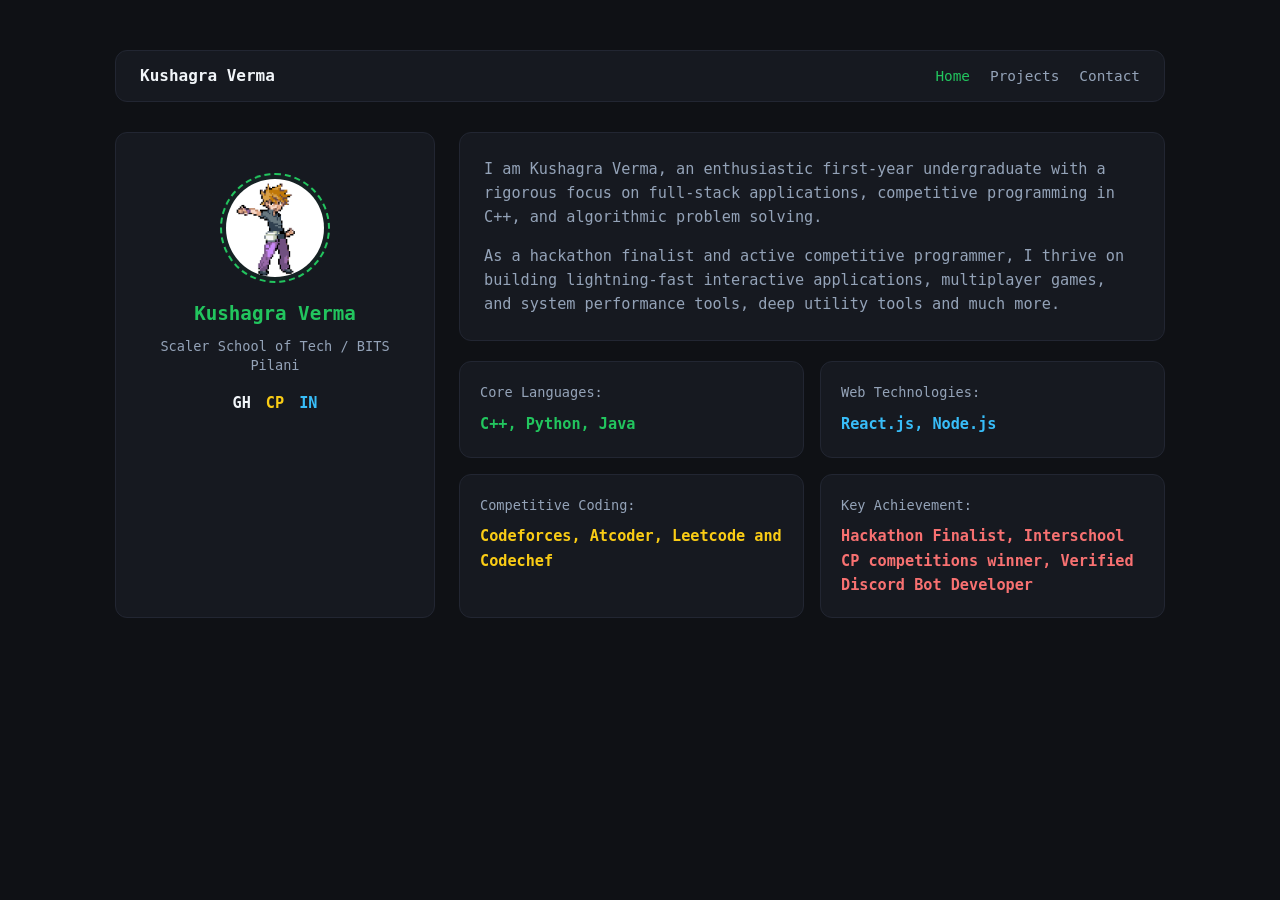
<file: index.html>
<!DOCTYPE html>
<html lang="en">
<head>
    <meta charset="UTF-8">
    <meta name="viewport" content="width=device-width, initial-scale=1.0">
    <title>Home | Portfolio</title>
    <link rel="stylesheet" href="style.css">
    <link rel="icon" type="image/png" href="https://s3.us-east-1.amazonaws.com/cdn.designcrowd.com/blog/120-cool-logos-for-a-fresh-new-look/neon-clock-time-by-bryan-brandcrowd.png">
</head>
<body>

    <div class="container">
        <!-- Navigation Bar -->
        <nav>
            <a href="index.html" class="nav-logo">Kushagra Verma</a>
            <ul class="nav-links">
                <li><a href="index.html" class="active">Home</a></li>
                <li><a href="projects.html">Projects</a></li>
                <li><a href="contact.html">Contact</a></li>
            </ul>
        </nav>

        <!-- Main Home Two-Column Layout -->
        <div class="home-grid">
            
            <!-- Left Profile Sidebar (Extended Vertically) -->
            <aside class="profile-card">
                <div class="profile-top-content">
                    <div class="avatar-wrapper">
                        <img src="pfp.png" alt="Kushagra Verma" class="profile-img">
                    </div>
                    <h2>Kushagra Verma</h2>
                    <p>Scaler School of Tech / BITS Pilani</p>
                    <div class="social-links">
                        <a href="https://github.com/hericulum" target="_blank" class="link-github">GH</a>
                        <a href="https://codeforces.com/profile/argahsuk.v" target="_blank" class="link-cp">CP</a>
                        <a href="https://www.linkedin.com/in/kushagra-verma-870412422/" target="_blank" class="link-linkedin">IN</a>
                    </div>
                </div>
            </aside>

            <!-- Right Content Column -->
            <main class="content-column">
                
                <!-- Bio Box -->
                <section class="bio-box">
                    <p>
                        I am Kushagra Verma, an enthusiastic first-year undergraduate with a rigorous focus on full-stack applications, competitive programming in C++, and algorithmic problem solving.
                    </p>
                    <p>
                        As a hackathon finalist and active competitive programmer, I thrive on building lightning-fast interactive applications, multiplayer games, and system performance tools, deep utility tools and much more.
                    </p>
                </section>

                <!-- Info Grid (Languages, Tech Stack, Competitive Coding, Achievements) -->
                <div class="info-cards-grid">
                    
                    <div class="info-card">
                        <h3>Core Languages:</h3>
                        <p class="text-green">C++, Python, Java</p>
                    </div>

                    <div class="info-card">
                        <h3>Web Technologies:</h3>
                        <p class="text-blue">React.js, Node.js</p>
                    </div>

                    <div class="info-card">
                        <h3>Competitive Coding:</h3>
                        <p class="text-yellow">Codeforces, Atcoder, Leetcode and Codechef</p>
                    </div>

                    <div class="info-card">
                        <h3>Key Achievement:</h3>
                        <p class="text-red">Hackathon Finalist, Interschool CP competitions winner, Verified Discord Bot Developer</p>
                    </div>

                </div>

            </main>

        </div>
    </div>
</body>
</html>
</file>
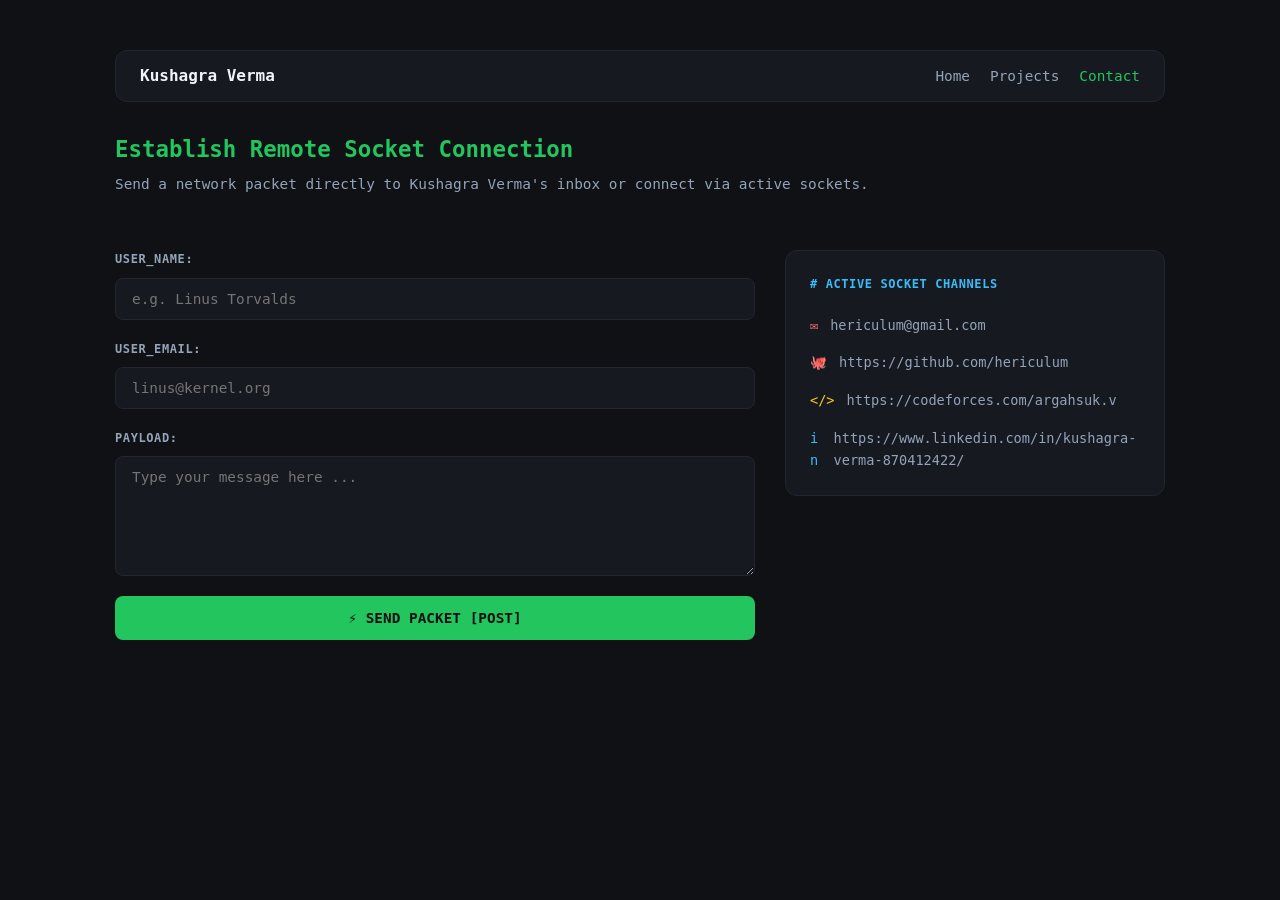
<file: contact.html>
<!DOCTYPE html>
<html lang="en">
<head>
    <meta charset="UTF-8">
    <meta name="viewport" content="width=device-width, initial-scale=1.0">
    <title>Contact | Portfolio</title>
    <link rel="stylesheet" href="style.css">
    <link rel="icon" type="image/png" href="https://s3.us-east-1.amazonaws.com/cdn.designcrowd.com/blog/120-cool-logos-for-a-fresh-new-look/neon-clock-time-by-bryan-brandcrowd.png">
</head>
<body>

    <div class="container">
        <!-- Navigation Bar -->
        <nav>
            <a href="index.html" class="nav-logo">Kushagra Verma</a>
            <ul class="nav-links">
                <li><a href="index.html">Home</a></li>
                <li><a href="projects.html">Projects</a></li>
                <li><a href="contact.html" class="active">Contact</a></li>
            </ul>
        </nav>

        <!-- Contact Section Header -->
        <div class="contact-header">
            <h2>Establish Remote Socket Connection</h2>
            <p>Send a network packet directly to Kushagra Verma's inbox or connect via active sockets.</p>
        </div>

        <!-- Socket Grid Layout -->
        <div class="socket-layout">
            
            <!-- Left Form Side -->
            <form class="socket-form" action="https://formspree.io/f/your-form-id" method="POST">
                <div class="form-group">
                    <label>USER_NAME:</label>
                    <input type="text" name="name" placeholder="e.g. Linus Torvalds" required>
                </div>

                <div class="form-group">
                    <label>USER_EMAIL:</label>
                    <input type="email" name="email" placeholder="linus@kernel.org" required>
                </div>

                <div class="form-group">
                    <label>PAYLOAD:</label>
                    <textarea name="message" placeholder="Type your message here ..." required></textarea>
                </div>

                <button type="submit" class="socket-btn">⚡ SEND PACKET [POST]</button>
            </form>

            <!-- Right Active Channels Sidebar -->
            <aside class="active-channels">
                <h3># ACTIVE SOCKET CHANNELS</h3>
                
                <a href="mailto:hericulum@gmail.com" class="channel-item">
                    <span class="channel-icon-email">✉</span> hericulum@gmail.com
                </a>

                <a href="https://github.com/hericulum" target="_blank" class="channel-item">
                    <span class="channel-icon-gh">🐙</span> https://github.com/hericulum
                </a>

                <a href="https://codeforces.com/profile/argahsuk.v" target="_blank" class="channel-item">
                    <span class="channel-icon-cp">&lt;/&gt;</span> https://codeforces.com/argahsuk.v
                </a>

                <a href="https://www.linkedin.com/in/kushagra-verma-870412422/" target="_blank" class="channel-item">
                    <span class="channel-icon-in">in</span> https://www.linkedin.com/in/kushagra-verma-870412422/
                </a>
            </aside>

        </div>
    </div>

</body>
</html>
</file>
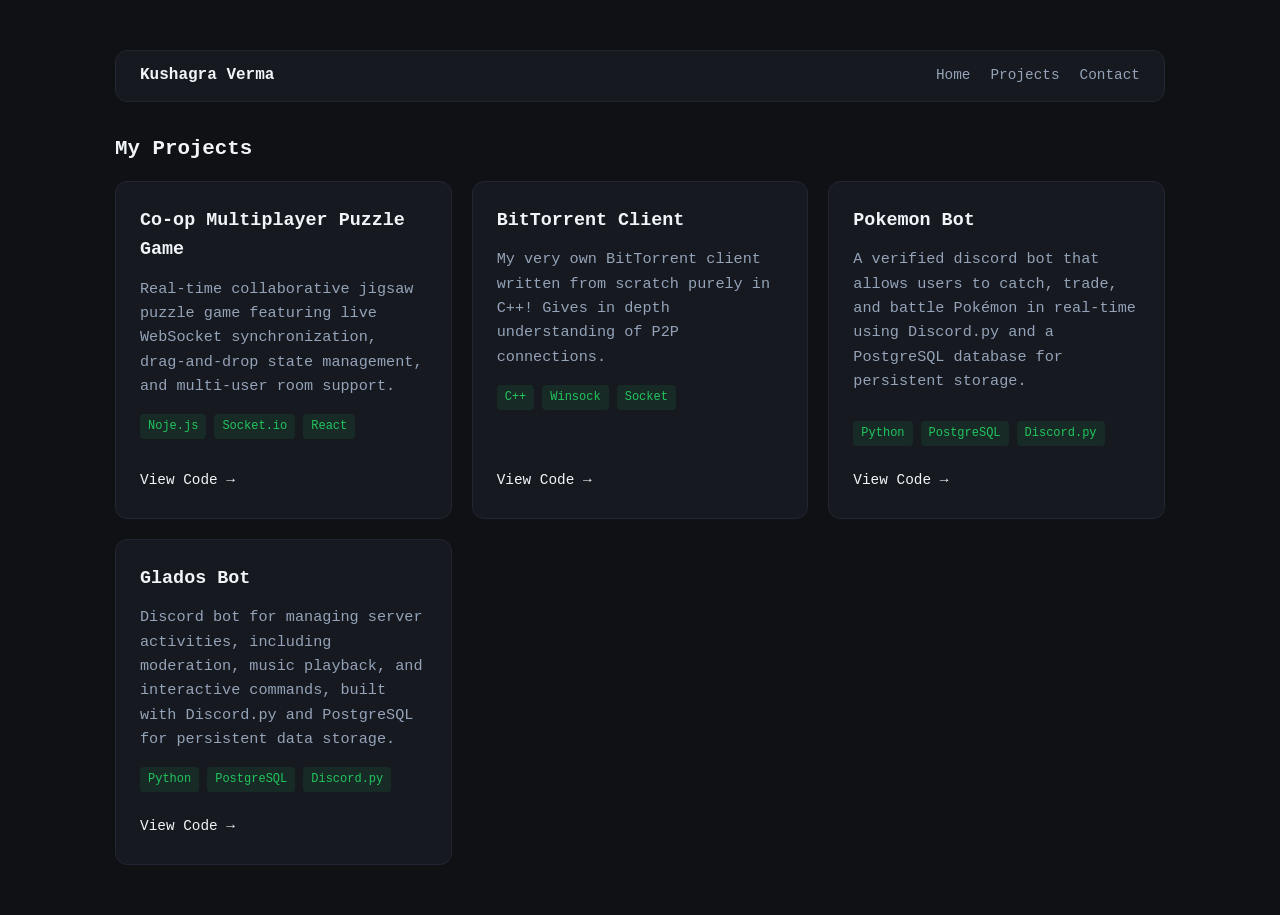
<file: projects.html>
<!DOCTYPE html>
<html lang="en">
<head>
    <meta charset="UTF-8">
    <meta name="viewport" content="width=device-width, initial-scale=1.0">
    <title>Projects | Portfolio</title>
    <link rel="stylesheet" href="style.css">
    <link rel="icon" type="image/png" href="https://s3.us-east-1.amazonaws.com/cdn.designcrowd.com/blog/120-cool-logos-for-a-fresh-new-look/neon-clock-time-by-bryan-brandcrowd.png">
</head>
<body>

    <div class="container">
        <!-- Navigation Bar -->
        <nav>
            <a href="index.html" class="nav-logo">Kushagra Verma</a>
            <ul class="nav-links">
                <li><a href="index.html">Home</a></li>
                <li><a href="projects.html">Projects</a></li>
                <li><a href="contact.html">Contact</a></li>
            </ul>
        </nav>

        <!-- Projects Showcase (Grid) -->
        <section>
            <h2>My Projects</h2>
            <div class="projects-grid">
                
                <!-- Project 1 -->
                <div class="project-card">
                    <h3>Co-op Multiplayer Puzzle Game</h3>
                    <p>Real-time collaborative jigsaw puzzle game featuring live WebSocket synchronization, drag-and-drop state management, and multi-user room support.</p>
                    <div class="project-tags">
                        <span class="tag">Noje.js</span>
                        <span class="tag">Socket.io</span>
                        <span class="tag">React</span>
                    </div>
                    <div class="project-links">
                        <a href="https://github.com/hericulum/coop-activites" target="_blank">View Code &rarr;</a>
                    </div>
                </div>

                <!-- Project 2 -->
                <div class="project-card">
                    <h3>BitTorrent Client</h3>
                    <p>My very own BitTorrent client written from scratch purely in C++! Gives in depth understanding of P2P connections.</p>
                    <div class="project-tags">
                        <span class="tag">C++</span>
                        <span class="tag">Winsock</span>
                        <span class="tag">Socket</span>
                    </div>
                    <div class="project-links">
                        <a href="https://github.com/hericulum/bitTorrent" target="_blank">View Code &rarr;</a>
                    </div>
                </div>

                <!-- Project 3 -->
                <div class="project-card">
                    <h3>Pokemon Bot</h3>
                    <p>A verified discord bot that allows users to catch, trade, and battle Pokémon in real-time using Discord.py and a PostgreSQL database for persistent storage.<p>
                    <div class="project-tags">
                        <span class="tag">Python</span>
                        <span class="tag">PostgreSQL</span>
                        <span class="tag">Discord.py</span>
                    </div>
                    <div class="project-links">
                        <a href="https://github.com/codelambb/UnownBot" target="_blank">View Code &rarr;</a>
                    </div>
                </div>

                <!-- Project 4 -->
                <div class="project-card">
                    <h3>Glados Bot</h3>
                    <p>Discord bot for managing server activities, including moderation, music playback, and interactive commands, built with Discord.py and PostgreSQL for persistent data storage.</p>
                    <div class="project-tags">
                        <span class="tag">Python</span>
                        <span class="tag">PostgreSQL</span>
                        <span class="tag">Discord.py</span>
                    </div>
                    <div class="project-links">
                        <a href="https://github.com/codelambb/Glados" target="_blank">View Code &rarr;</a>
                    </div>
                </div>
            </div>
        </section>
    </div>

</body>
</html>
</file>
<file: style.css>
/* CSS Reset & Variables */
* {
    margin: 0;
    padding: 0;
    box-sizing: border-box;
}

:root {
    --bg-color: #0f1115;
    --card-bg: #161920;
    --text-main: #f1f5f9;
    --text-muted: #94a3b8;
    --accent-green: #22c55e;
    --accent-blue: #38bdf8;
    --accent-yellow: #facc15;
    --accent-red: #f87171;
    --border: #222632;
}

body {
    font-family: -apple-system, BlinkMacSystemFont, "Segoe UI", Roboto, monospace, sans-serif;
    background-color: var(--bg-color);
    color: var(--text-main);
    line-height: 1.6;
    padding: 20px;
}

/* Layout Container with Keyframe Animation */
.container {
    max-width: 1050px;
    margin: 30px auto;
    display: flex;
    flex-direction: column;
    gap: 30px;
    animation: fadeInUp 0.6s ease-out both;
}

/* Navigation Bar */
nav {
    background-color: var(--card-bg);
    border: 1px solid var(--border);
    border-radius: 12px;
    padding: 12px 24px;
    display: flex;
    justify-content: space-between;
    align-items: center;
}

.nav-logo {
    font-weight: 700;
    font-size: 1rem;
    color: var(--text-main);
    text-decoration: none;
}

.nav-links {
    display: flex;
    gap: 20px;
    list-style: none;
}

.nav-links a {
    color: var(--text-muted);
    text-decoration: none;
    font-size: 0.9rem;
    font-weight: 500;
    transition: color 0.2s ease;
}

.nav-links a:hover,
.nav-links a.active {
    color: var(--accent-green);
}

/* Home Layout: Two Columns using CSS Grid */
.home-grid {
    display: grid;
    grid-template-columns: 320px 1fr;
    gap: 24px;
    align-items: stretch; /* Stretches both columns to match heights */
}

@media (max-width: 768px) {
    .home-grid {
        grid-template-columns: 1fr;
    }
}

/* Profile Sidebar Card (Extended Vertically with Centered Elements) */
.profile-card {
    background-color: var(--card-bg);
    border: 1px solid var(--border);
    border-radius: 12px;
    padding: 40px 20px;
    display: flex;
    flex-direction: column;
    align-items: center;
    text-align: center;
    justify-content: space-between; /* Distributes inner content evenly across the full height */
    height: 100%;
}

.profile-card > * {
    display: flex;
    flex-direction: column;
    align-items: center;
    width: 100%;
}

.avatar-wrapper {
    width: 110px;
    height: 110px;
    border: 2px dashed var(--accent-green);
    border-radius: 50%;
    display: flex;
    align-items: center;
    justify-content: center;
    background: rgba(34, 197, 94, 0.05);
    overflow: hidden; 
    padding: 4px;
    margin-bottom: 16px;
}

.profile-img {
    width: 100%;
    height: 100%;
    object-fit: cover;
    border-radius: 50%;
}

.profile-card h2 {
    font-size: 1.2rem;
    color: var(--accent-green);
    font-weight: 600;
    margin-bottom: 8px;
}

.profile-card p {
    color: var(--text-muted);
    font-size: 0.85rem;
    line-height: 1.4;
    margin-bottom: 16px;
}

.social-links {
    display: flex;
    justify-content: center;
    gap: 15px;
    margin-top: auto;
}

.social-links a {
    text-decoration: none;
    font-size: 0.95rem;
    font-weight: 600;
    transition: opacity 0.2s ease;
}

.social-links a:hover {
    opacity: 0.8;
}

/* Colored Social Links */
.link-github { color: var(--text-main); }
.link-cp { color: var(--accent-yellow); }
.link-linkedin { color: var(--accent-blue); }

/* Right Content Column */
.content-column {
    display: flex;
    flex-direction: column;
    gap: 20px;
}

.bio-box {
    background-color: var(--card-bg);
    border: 1px solid var(--border);
    border-radius: 12px;
    padding: 24px;
}

.bio-box p {
    color: var(--text-muted);
    font-size: 0.95rem;
    margin-bottom: 14px;
}

.bio-box p:last-child {
    margin-bottom: 0;
}

/* Info Cards Grid */
.info-cards-grid {
    display: grid;
    grid-template-columns: repeat(auto-fit, minmax(240px, 1fr));
    gap: 16px;
}

.info-card {
    background-color: var(--card-bg);
    border: 1px solid var(--border);
    border-radius: 12px;
    padding: 20px;
    display: flex;
    flex-direction: column;
    gap: 8px;
}

.info-card h3 {
    font-size: 0.85rem;
    color: var(--text-muted);
    font-weight: 500;
}

.info-card p {
    font-size: 0.95rem;
    font-weight: 600;
}

.text-green { color: var(--accent-green); }
.text-blue { color: var(--accent-blue); }
.text-yellow { color: var(--accent-yellow); }
.text-red { color: var(--accent-red); }

/* Standard Headings & Projects Page */
h2 {
    font-size: 1.3rem;
    margin-bottom: 16px;
    font-weight: 600;
}

.projects-grid {
    display: grid;
    grid-template-columns: repeat(auto-fit, minmax(260px, 1fr));
    gap: 20px;
}

.project-card {
    background-color: var(--card-bg);
    border: 1px solid var(--border);
    border-radius: 12px;
    padding: 24px;
    display: flex;
    flex-direction: column;
    gap: 12px;
    transition: border-color 0.2s ease, transform 0.2s ease;
}

.project-card:hover {
    border-color: var(--accent-green);
    transform: translateY(-3px);
}

.project-card h3 {
    font-size: 1.15rem;
}

.project-card p {
    color: var(--text-muted);
    font-size: 0.95rem;
}

.project-tags {
    display: flex;
    gap: 8px;
    flex-wrap: wrap;
    margin-top: 4px;
}

.tag {
    font-size: 0.75rem;
    background-color: rgba(34, 197, 94, 0.1);
    color: var(--accent-green);
    padding: 3px 8px;
    border-radius: 4px;
}

.project-links {
    margin-top: auto;
    padding-top: 10px;
}

.project-links a {
    color: var(--text-main);
    text-decoration: none;
    font-size: 0.9rem;
    font-weight: 500;
}

.project-links a:hover {
    color: var(--accent-green);
    text-decoration: underline;
}

/* --- SOCKET CONTACT PAGE STYLING --- */
.contact-header h2 {
    font-size: 1.4rem;
    color: var(--accent-green);
    font-weight: 600;
    font-family: monospace;
    margin-bottom: 6px;
}

.contact-header p {
    color: var(--text-muted);
    font-size: 0.9rem;
    margin-bottom: 24px;
}

.socket-layout {
    display: grid;
    grid-template-columns: 1fr 380px;
    gap: 30px;
    align-items: start;
}

@media (max-width: 850px) {
    .socket-layout {
        grid-template-columns: 1fr;
    }
}

.socket-form {
    display: flex;
    flex-direction: column;
    gap: 20px;
}

.form-group {
    display: flex;
    flex-direction: column;
    gap: 8px;
}

.form-group label {
    font-size: 0.75rem;
    font-weight: 700;
    color: var(--text-muted);
    letter-spacing: 0.05em;
    font-family: monospace;
}

.form-group input,
.form-group textarea {
    background-color: var(--card-bg);
    border: 1px solid var(--border);
    border-radius: 8px;
    padding: 12px 16px;
    color: var(--text-main);
    font-size: 0.9rem;
    font-family: inherit;
    outline: none;
    transition: border-color 0.2s ease;
}

.form-group input:focus,
.form-group textarea:focus {
    border-color: var(--accent-green);
}

.form-group textarea {
    resize: vertical;
    min-height: 120px;
}

.socket-btn {
    background-color: var(--accent-green);
    color: #0f1115;
    border: none;
    border-radius: 8px;
    padding: 14px;
    font-weight: 700;
    font-size: 0.9rem;
    font-family: monospace;
    cursor: pointer;
    transition: opacity 0.2s ease, transform 0.1s ease;
    text-align: center;
}

.socket-btn:hover {
    opacity: 0.9;
    transform: translateY(-1px);
}

.active-channels {
    background-color: var(--card-bg);
    border: 1px solid var(--border);
    border-radius: 12px;
    padding: 24px;
    display: flex;
    flex-direction: column;
    gap: 16px;
}

.active-channels h3 {
    font-size: 0.75rem;
    color: var(--accent-blue);
    font-family: monospace;
    letter-spacing: 0.05em;
    margin-bottom: 4px;
}

.channel-item {
    display: flex;
    align-items: center;
    gap: 12px;
    font-size: 0.85rem;
    color: var(--text-muted);
    text-decoration: none;
    word-break: break-all;
    transition: color 0.2s ease;
}

.channel-item:hover {
    color: var(--text-main);
}

.channel-icon-email { color: var(--accent-red); }
.channel-icon-gh { color: var(--text-main); }
.channel-icon-cp { color: var(--accent-yellow); }
.channel-icon-in { color: var(--accent-blue); }

/* Keyframes */
@keyframes fadeInUp {
    from {
        opacity: 0;
        transform: translateY(15px);
    }
    to {
        opacity: 1;
        transform: translateY(0);
    }
}
</file>
